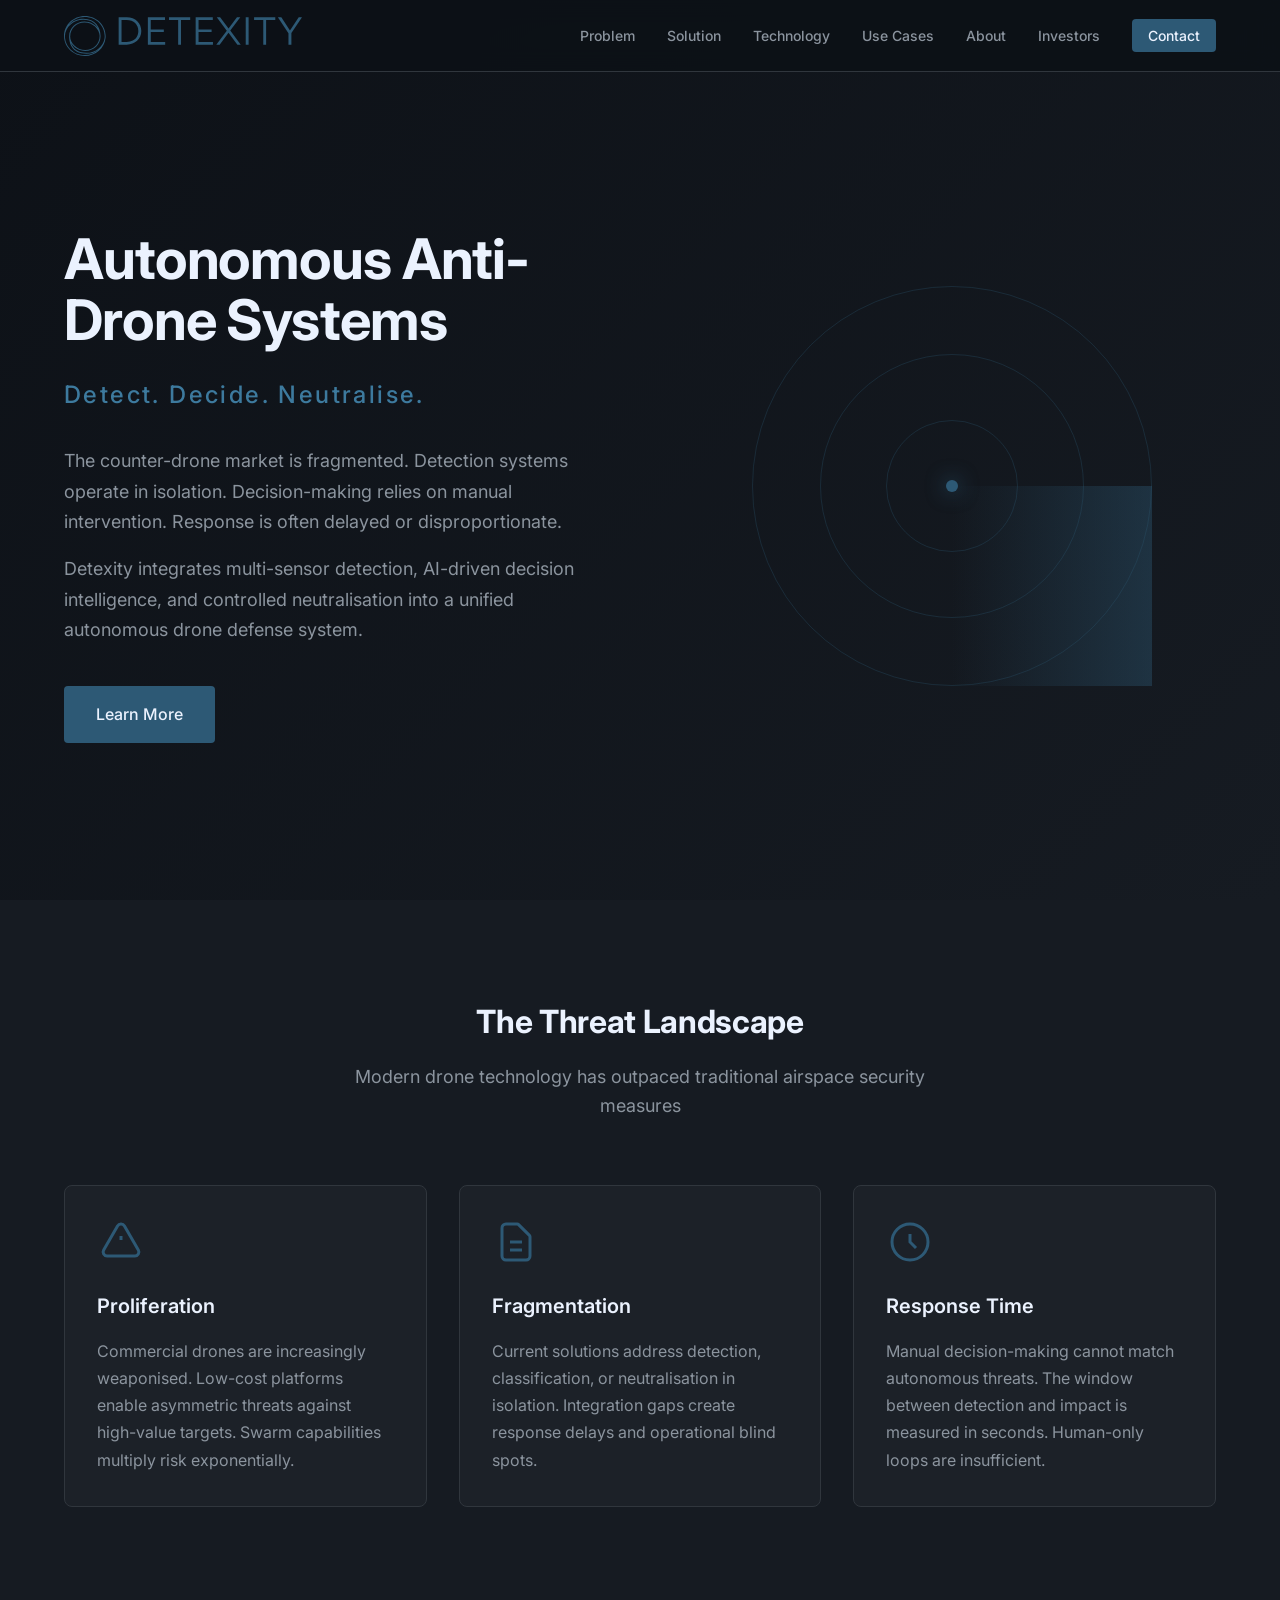
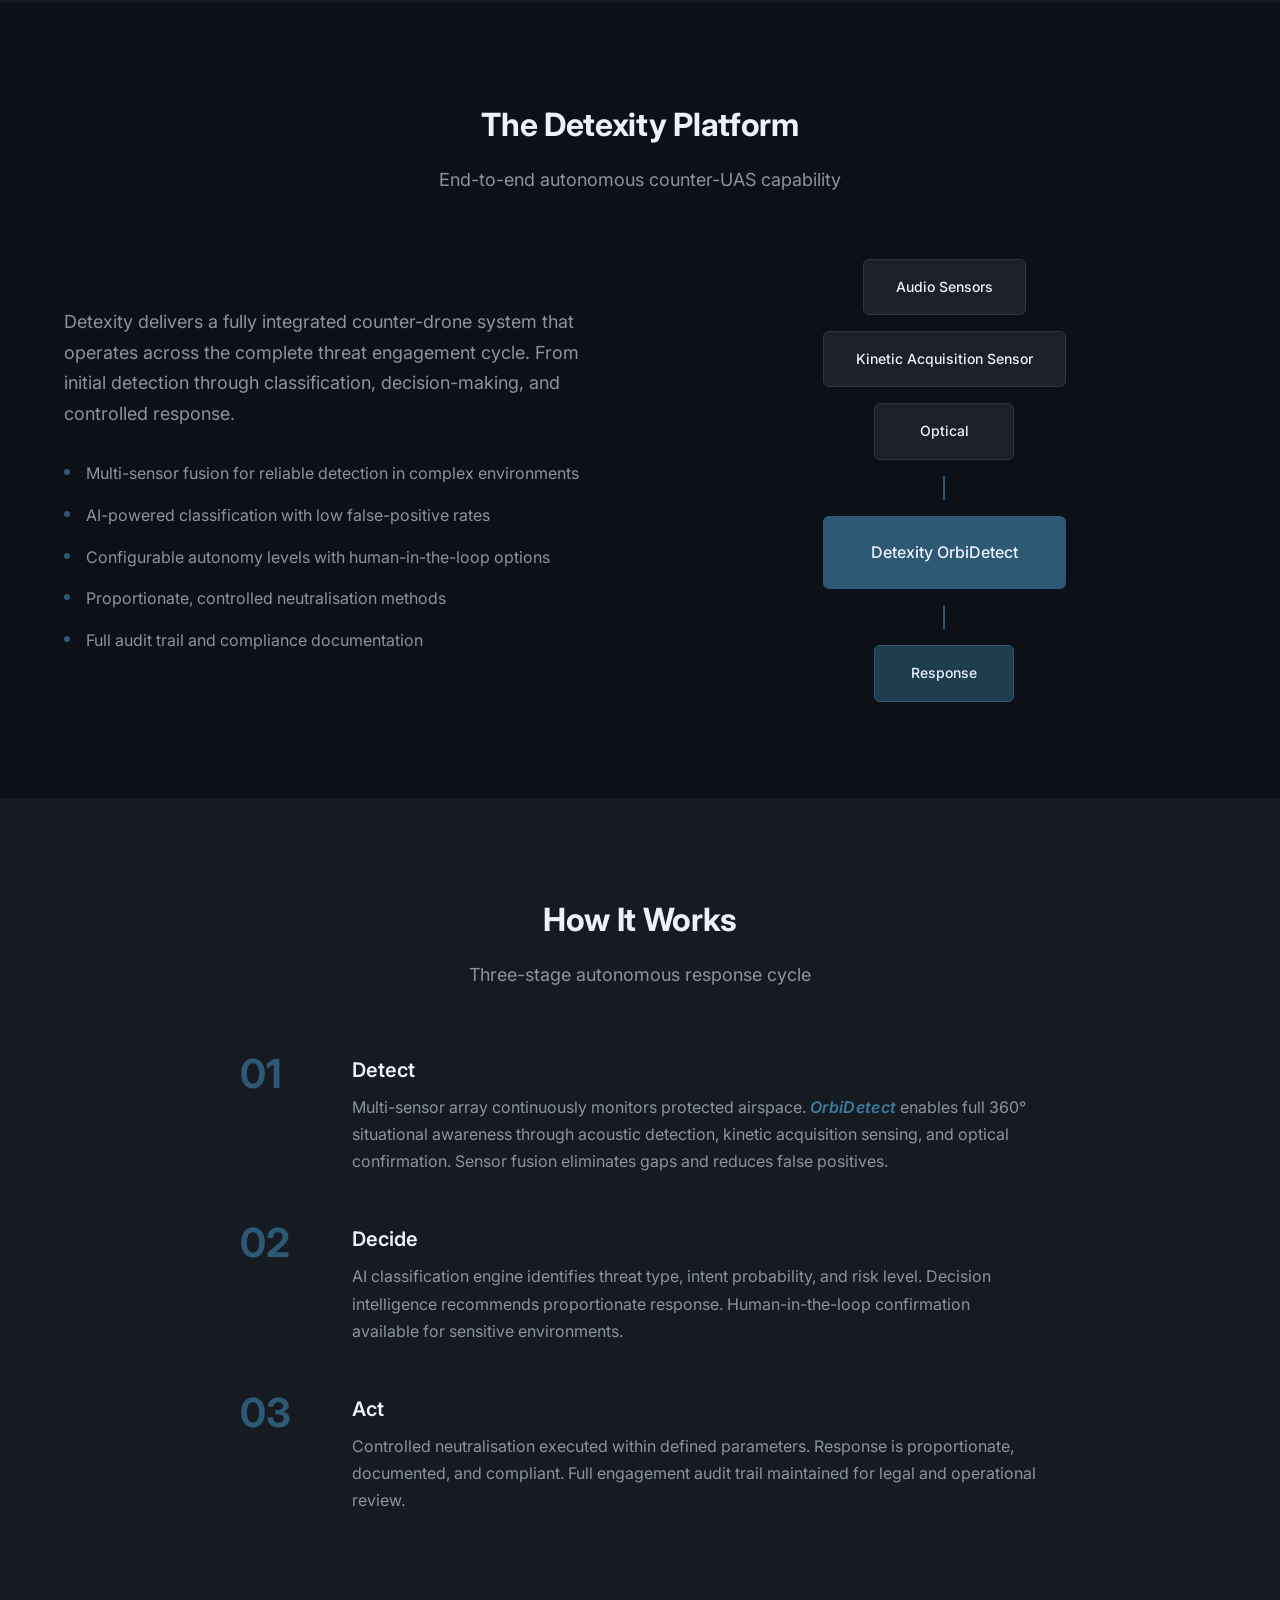
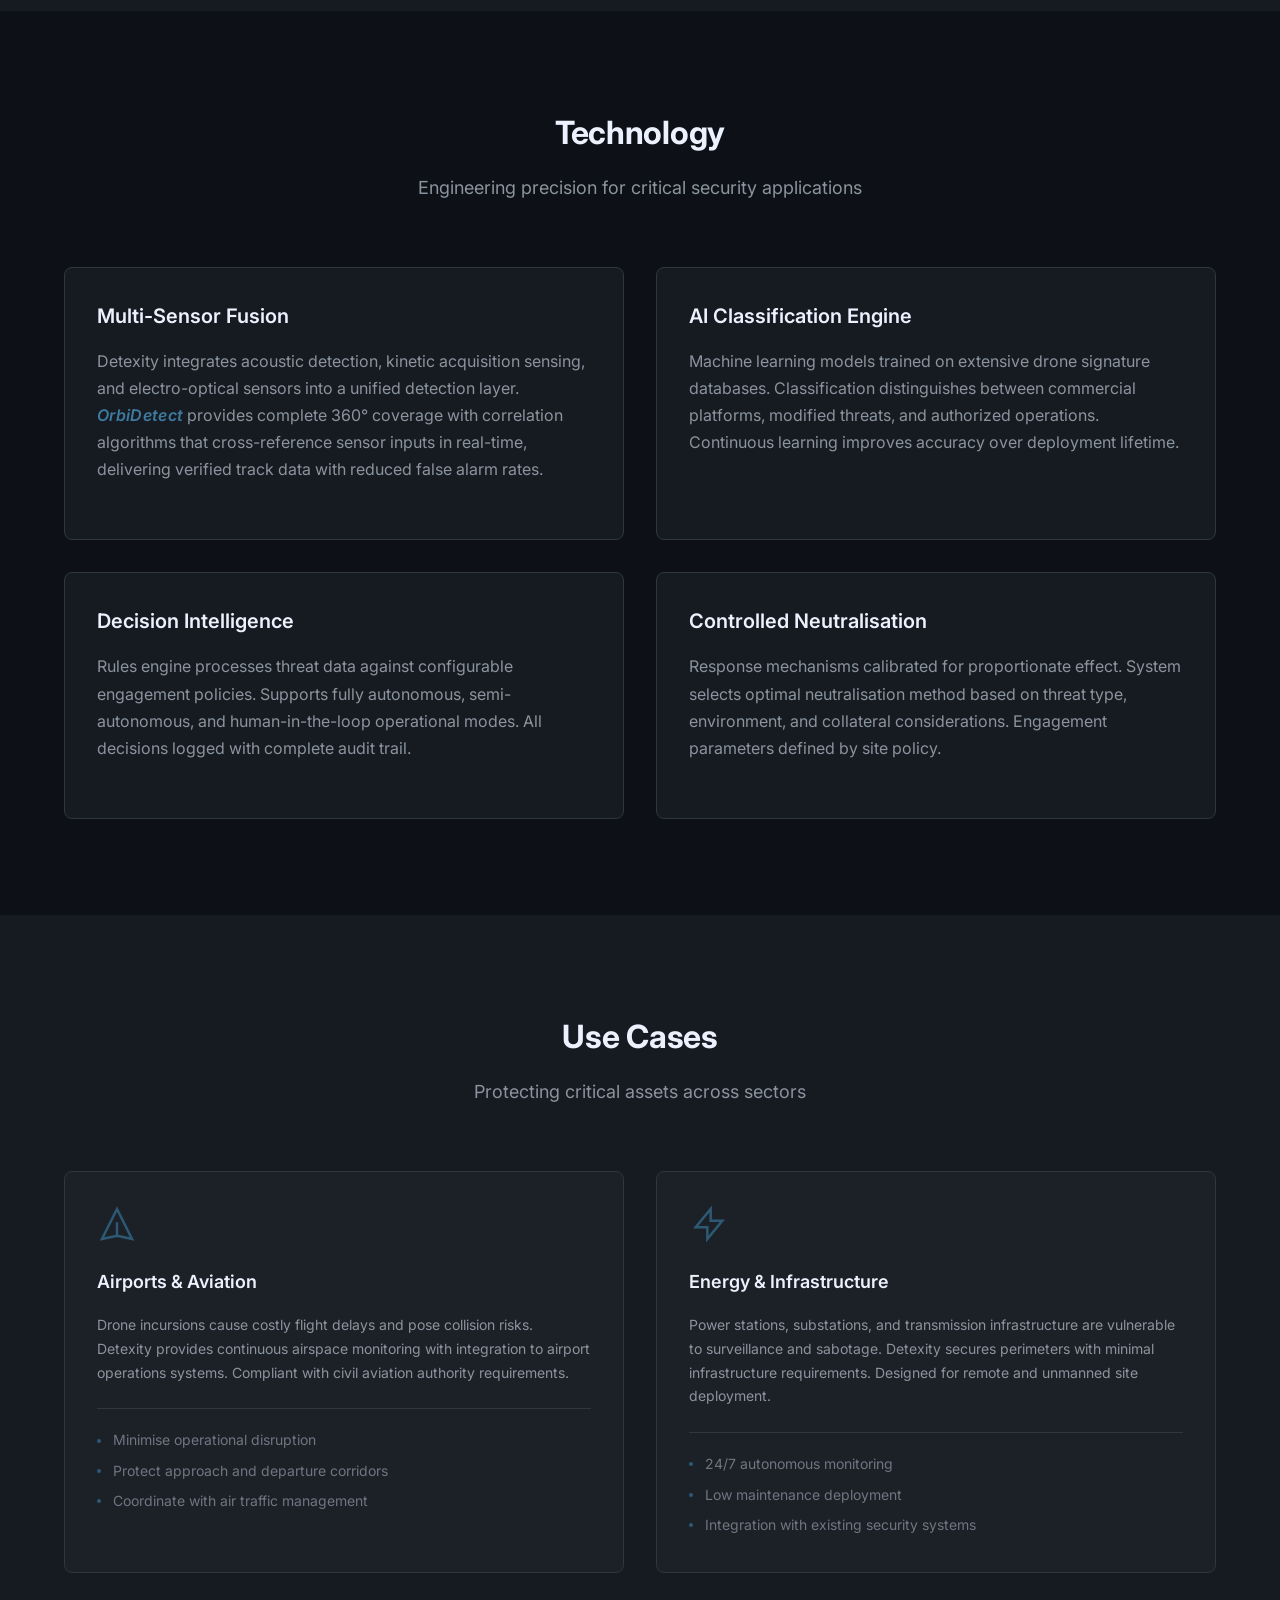
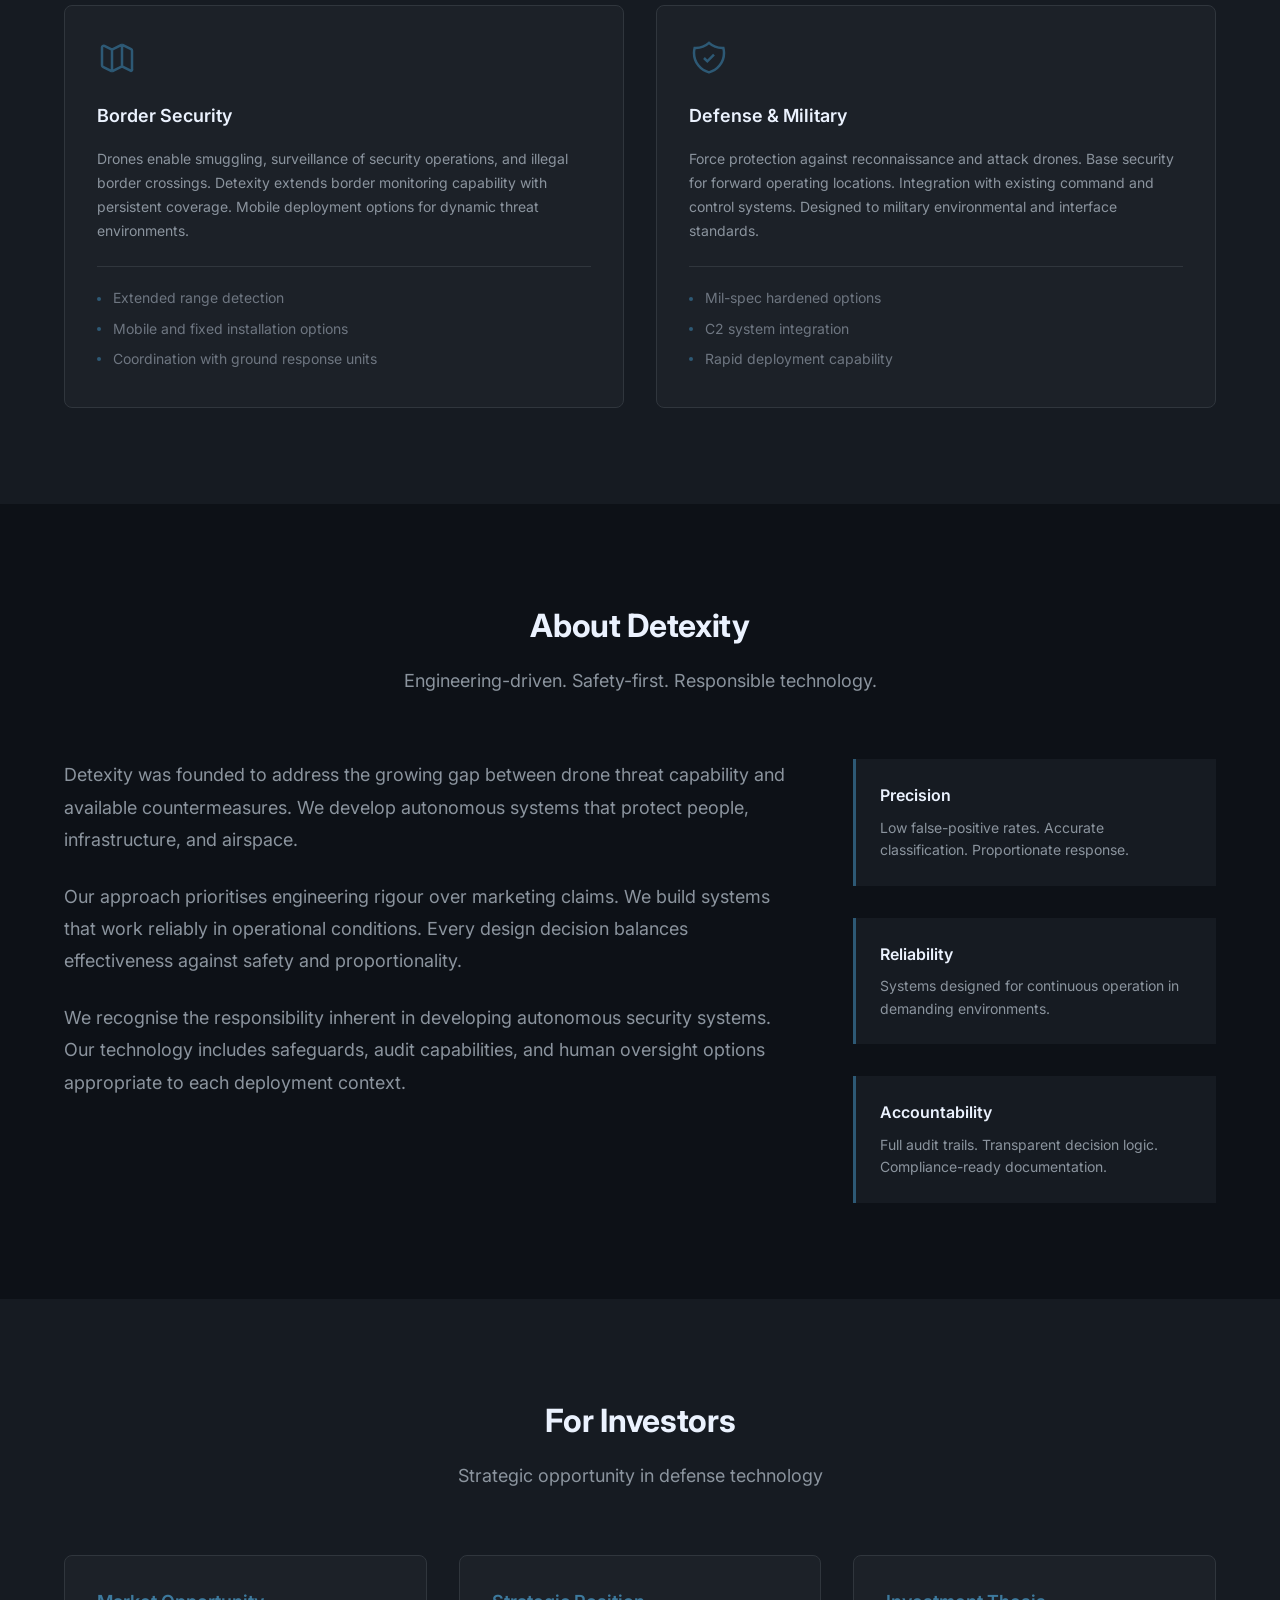
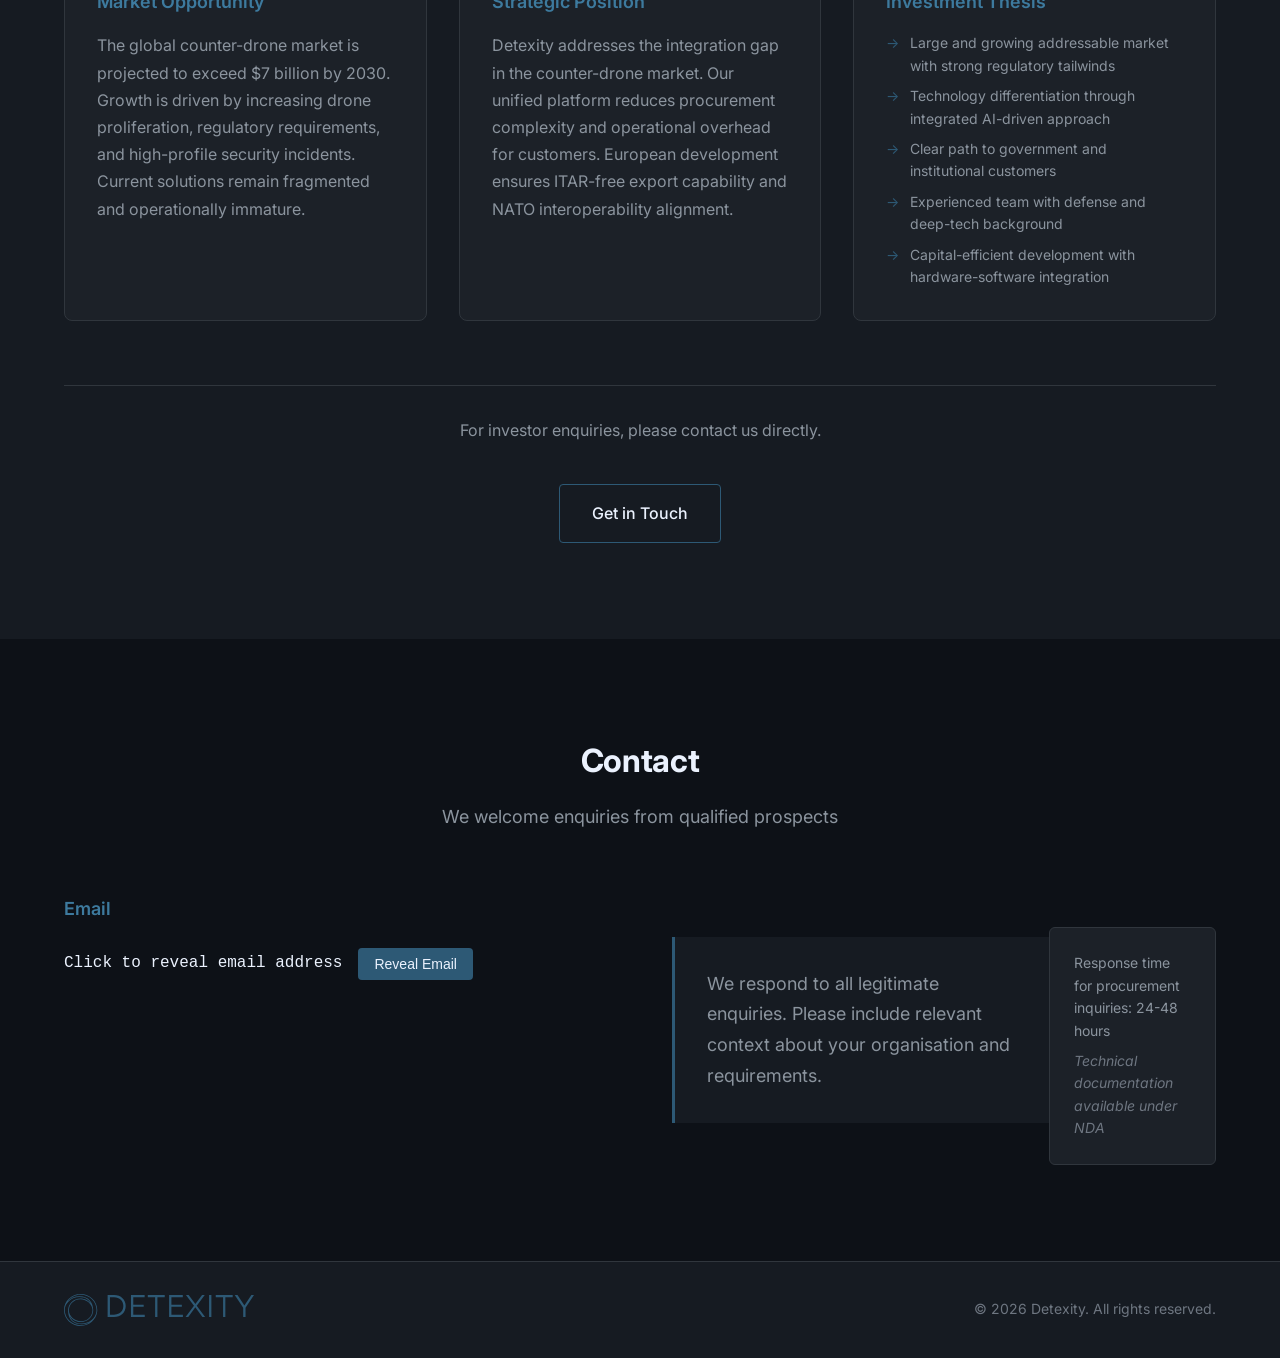
<file: index.html>
<!DOCTYPE html>
<html lang="en">

<head>
    <!-- Google tag (gtag.js) -->
    <script async src="https://www.googletagmanager.com/gtag/js?id=G-X7MKXXEH72"></script>
    <script>
      window.dataLayer = window.dataLayer || [];
      function gtag(){dataLayer.push(arguments);}
      gtag('js', new Date());
      gtag('config', 'G-X7MKXXEH72');
    </script>

    <meta charset="UTF-8">
    <meta name="viewport" content="width=device-width, initial-scale=1.0">
    <meta name="description"
        content="Detexity develops autonomous anti-drone / counter-UAS systems that detect, classify, and neutralise hostile drones in real time.">
    <meta name="keywords"
        content="anti-drone, drone defense, counter-drone, counter-UAS, drone detection, drone neutralisation, airspace security, critical infrastructure protection">
    <title>Detexity | Autonomous Counter-UAS Systems</title>

    <!-- SEO & Canonical -->
    <link rel="canonical" href="https://www.detexity.com/">

    <!-- Open Graph / Social -->
    <meta property="og:type" content="website">
    <meta property="og:url" content="https://www.detexity.com/">
    <meta property="og:title" content="Detexity | Autonomous Counter-UAS Systems">
    <meta property="og:description"
        content="Detexity develops autonomous anti-drone / counter-UAS systems that detect, classify, and neutralise hostile drones in real time. Defense-grade airspace security.">
    <meta property="og:image" content="https://www.detexity.com/assets/logo.png">

    <!-- JSON-LD Structured Data -->
    <script type="application/ld+json">
    {
      "@context": "https://schema.org",
      "@type": "Organization",
      "name": "Detexity",
      "url": "https://www.detexity.com",
      "logo": "https://www.detexity.com/assets/logo.svg",
      "description": "Detexity develops autonomous anti-drone and counter-UAS systems for defense and critical infrastructure protection.",
      "sameAs": [
        "https://www.linkedin.com/company/detexity"
      ]
    }
    </script>

    <link rel="preconnect" href="https://fonts.googleapis.com">
    <link rel="preconnect" href="https://fonts.gstatic.com" crossorigin>
    <link href="https://fonts.googleapis.com/css2?family=Inter:wght@300;400;500;600;700&display=swap" rel="stylesheet">
    <link rel="icon" type="image/svg+xml" href="assets/favicon.svg">
    <link rel="icon" type="image/png" sizes="48x48" href="assets/favicon-48x48.png">
    <link rel="icon" type="image/png" sizes="96x96" href="assets/favicon-96x96.png">
    <link rel="icon" type="image/png" sizes="144x144" href="assets/favicon-144x144.png">
    <link rel="apple-touch-icon" sizes="192x192" href="assets/favicon-192x192.png">
    <link rel="stylesheet" href="css/styles.css">
</head>

<body>
    <!-- Navigation -->
    <nav class="nav" id="nav">
        <div class="nav-container">
            <a href="#hero" class="nav-logo">
                <img src="assets/logo.svg" alt="Detexity - Autonomous Anti-Drone Systems" class="logo-img">
            </a>
            <button class="nav-toggle" id="nav-toggle" aria-label="Toggle navigation">
                <span></span>
                <span></span>
                <span></span>
            </button>
            <ul class="nav-menu" id="nav-menu">
                <li><a href="#problem" class="nav-link">Problem</a></li>
                <li><a href="#solution" class="nav-link">Solution</a></li>
                <li><a href="#technology" class="nav-link">Technology</a></li>
                <li><a href="#use-cases" class="nav-link">Use Cases</a></li>
                <li><a href="#about" class="nav-link">About</a></li>
                <li><a href="#investors" class="nav-link">Investors</a></li>
                <li><a href="#contact" class="nav-link nav-link-cta">Contact</a></li>
            </ul>
        </div>
    </nav>

    <!-- Hero Section -->
    <section class="hero" id="hero">
        <div class="container">
            <div class="hero-content">
                <h1 class="hero-title">Autonomous Anti-Drone Systems</h1>
                <p class="hero-tagline">Detect. Decide. Neutralise.</p>
                <p class="hero-description">
                    The counter-drone market is fragmented. Detection systems operate in isolation.
                    Decision-making relies on manual intervention. Response is often delayed or disproportionate.
                </p>
                <p class="hero-description">
                    Detexity integrates multi-sensor detection, AI-driven decision intelligence, and controlled
                    neutralisation into a unified autonomous drone defense system.
                </p>
                <a href="#solution" class="btn btn-primary">Learn More</a>
            </div>
            <div class="hero-visual">
                <div class="radar-container">
                    <div class="radar-ring radar-ring-1"></div>
                    <div class="radar-ring radar-ring-2"></div>
                    <div class="radar-ring radar-ring-3"></div>
                    <div class="radar-sweep"></div>
                    <div class="radar-center"></div>
                </div>
            </div>
        </div>
    </section>

    <!-- Problem Section -->
    <section class="section section-dark" id="problem">
        <div class="container">
            <div class="section-header">
                <h2 class="section-title">The Threat Landscape</h2>
                <p class="section-subtitle">Modern drone technology has outpaced traditional airspace security measures
                </p>
            </div>
            <div class="grid grid-3">
                <div class="card">
                    <div class="card-icon">
                        <svg viewBox="0 0 24 24" fill="none" stroke="currentColor" stroke-width="1.5">
                            <path
                                d="M12 9v2m0 4h.01m-6.938 4h13.856c1.54 0 2.502-1.667 1.732-3L13.732 4c-.77-1.333-2.694-1.333-3.464 0L3.34 16c-.77 1.333.192 3 1.732 3z" />
                        </svg>
                    </div>
                    <h3 class="card-title">Proliferation</h3>
                    <p class="card-text">
                        Commercial drones are increasingly weaponised. Low-cost platforms enable asymmetric threats
                        against high-value targets. Swarm capabilities multiply risk exponentially.
                    </p>
                </div>
                <div class="card">
                    <div class="card-icon">
                        <svg viewBox="0 0 24 24" fill="none" stroke="currentColor" stroke-width="1.5">
                            <path
                                d="M9 12h6m-6 4h6m2 5H7a2 2 0 01-2-2V5a2 2 0 012-2h5.586a1 1 0 01.707.293l5.414 5.414a1 1 0 01.293.707V19a2 2 0 01-2 2z" />
                        </svg>
                    </div>
                    <h3 class="card-title">Fragmentation</h3>
                    <p class="card-text">
                        Current solutions address detection, classification, or neutralisation in isolation.
                        Integration gaps create response delays and operational blind spots.
                    </p>
                </div>
                <div class="card">
                    <div class="card-icon">
                        <svg viewBox="0 0 24 24" fill="none" stroke="currentColor" stroke-width="1.5">
                            <path d="M12 8v4l3 3m6-3a9 9 0 11-18 0 9 9 0 0118 0z" />
                        </svg>
                    </div>
                    <h3 class="card-title">Response Time</h3>
                    <p class="card-text">
                        Manual decision-making cannot match autonomous threats. The window between detection
                        and impact is measured in seconds. Human-only loops are insufficient.
                    </p>
                </div>
            </div>
        </div>
    </section>

    <!-- Solution Section -->
    <section class="section" id="solution">
        <div class="container">
            <div class="section-header">
                <h2 class="section-title">The Detexity Platform</h2>
                <p class="section-subtitle">End-to-end autonomous counter-UAS capability</p>
            </div>
            <div class="solution-content">
                <div class="solution-text">
                    <p>
                        Detexity delivers a fully integrated counter-drone system that operates across the
                        complete threat engagement cycle. From initial detection through classification,
                        decision-making, and controlled response.
                    </p>
                    <ul class="solution-list">
                        <li>
                            <span class="solution-list-marker"></span>
                            <span>Multi-sensor fusion for reliable detection in complex environments</span>
                        </li>
                        <li>
                            <span class="solution-list-marker"></span>
                            <span>AI-powered classification with low false-positive rates</span>
                        </li>
                        <li>
                            <span class="solution-list-marker"></span>
                            <span>Configurable autonomy levels with human-in-the-loop options</span>
                        </li>
                        <li>
                            <span class="solution-list-marker"></span>
                            <span>Proportionate, controlled neutralisation methods</span>
                        </li>
                        <li>
                            <span class="solution-list-marker"></span>
                            <span>Full audit trail and compliance documentation</span>
                        </li>
                    </ul>
                </div>
                <div class="solution-diagram">
                    <div class="diagram-flow">
                        <div class="diagram-node diagram-node-input">
                            <span>Audio Sensors</span>
                        </div>
                        <div class="diagram-node diagram-node-input">
                            <span>Kinetic Acquisition Sensor</span>
                        </div>
                        <div class="diagram-node diagram-node-input">
                            <span>Optical</span>
                        </div>
                        <div class="diagram-connector"></div>
                        <div class="diagram-node diagram-node-core">
                            <span>Detexity OrbiDetect</span>
                        </div>
                        <div class="diagram-connector"></div>
                        <div class="diagram-node diagram-node-output">
                            <span>Response</span>
                        </div>
                    </div>
                </div>
            </div>
        </div>
    </section>

    <!-- How It Works Section -->
    <section class="section section-dark" id="how-it-works">
        <div class="container">
            <div class="section-header">
                <h2 class="section-title">How It Works</h2>
                <p class="section-subtitle">Three-stage autonomous response cycle</p>
            </div>
            <div class="steps">
                <div class="step">
                    <div class="step-number">01</div>
                    <div class="step-content">
                        <h3 class="step-title">Detect</h3>
                        <p class="step-text">
                            Multi-sensor array continuously monitors protected airspace. <span
                                class="brand-name">OrbiDetect</span> enables
                            full 360° situational awareness through acoustic detection, kinetic acquisition sensing,
                            and optical confirmation. Sensor fusion eliminates gaps and reduces false positives.
                        </p>
                    </div>
                </div>
                <div class="step">
                    <div class="step-number">02</div>
                    <div class="step-content">
                        <h3 class="step-title">Decide</h3>
                        <p class="step-text">
                            AI classification engine identifies threat type, intent probability, and risk level.
                            Decision intelligence recommends proportionate response. Human-in-the-loop confirmation
                            available for sensitive environments.
                        </p>
                    </div>
                </div>
                <div class="step">
                    <div class="step-number">03</div>
                    <div class="step-content">
                        <h3 class="step-title">Act</h3>
                        <p class="step-text">
                            Controlled neutralisation executed within defined parameters. Response is proportionate,
                            documented, and compliant. Full engagement audit trail maintained for legal and operational
                            review.
                        </p>
                    </div>
                </div>
            </div>
        </div>
    </section>

    <!-- Technology Section -->
    <section class="section" id="technology">
        <div class="container">
            <div class="section-header">
                <h2 class="section-title">Technology</h2>
                <p class="section-subtitle">Engineering precision for critical security applications</p>
            </div>
            <div class="tech-grid">
                <div class="tech-card">
                    <h3 class="tech-title">Multi-Sensor Fusion</h3>
                    <p class="tech-text">
                        Detexity integrates acoustic detection, kinetic acquisition sensing, and electro-optical
                        sensors into a unified detection layer. <span class="brand-name">OrbiDetect</span> provides
                        complete 360°
                        coverage with correlation algorithms that cross-reference sensor inputs in real-time,
                        delivering verified track data with reduced false alarm rates.
                    </p>
                </div>
                <div class="tech-card">
                    <h3 class="tech-title">AI Classification Engine</h3>
                    <p class="tech-text">
                        Machine learning models trained on extensive drone signature databases. Classification
                        distinguishes between commercial platforms, modified threats, and authorized operations.
                        Continuous learning improves accuracy over deployment lifetime.
                    </p>
                </div>
                <div class="tech-card">
                    <h3 class="tech-title">Decision Intelligence</h3>
                    <p class="tech-text">
                        Rules engine processes threat data against configurable engagement policies.
                        Supports fully autonomous, semi-autonomous, and human-in-the-loop operational modes.
                        All decisions logged with complete audit trail.
                    </p>
                </div>
                <div class="tech-card">
                    <h3 class="tech-title">Controlled Neutralisation</h3>
                    <p class="tech-text">
                        Response mechanisms calibrated for proportionate effect. System selects optimal
                        neutralisation method based on threat type, environment, and collateral considerations.
                        Engagement parameters defined by site policy.
                    </p>
                </div>
            </div>
        </div>
    </section>

    <!-- Use Cases Section -->
    <section class="section section-dark" id="use-cases">
        <div class="container">
            <div class="section-header">
                <h2 class="section-title">Use Cases</h2>
                <p class="section-subtitle">Protecting critical assets across sectors</p>
            </div>
            <div class="use-cases-grid">
                <div class="use-case">
                    <div class="use-case-icon">
                        <svg viewBox="0 0 24 24" fill="none" stroke="currentColor" stroke-width="1.5">
                            <path d="M12 19l9 2-9-18-9 18 9-2zm0 0v-8" />
                        </svg>
                    </div>
                    <h3 class="use-case-title">Airports & Aviation</h3>
                    <p class="use-case-text">
                        Drone incursions cause costly flight delays and pose collision risks. Detexity provides
                        continuous airspace monitoring with integration to airport operations systems.
                        Compliant with civil aviation authority requirements.
                    </p>
                    <ul class="use-case-benefits">
                        <li>Minimise operational disruption</li>
                        <li>Protect approach and departure corridors</li>
                        <li>Coordinate with air traffic management</li>
                    </ul>
                </div>
                <div class="use-case">
                    <div class="use-case-icon">
                        <svg viewBox="0 0 24 24" fill="none" stroke="currentColor" stroke-width="1.5">
                            <path d="M13 10V3L4 14h7v7l9-11h-7z" />
                        </svg>
                    </div>
                    <h3 class="use-case-title">Energy & Infrastructure</h3>
                    <p class="use-case-text">
                        Power stations, substations, and transmission infrastructure are vulnerable to surveillance
                        and sabotage. Detexity secures perimeters with minimal infrastructure requirements.
                        Designed for remote and unmanned site deployment.
                    </p>
                    <ul class="use-case-benefits">
                        <li>24/7 autonomous monitoring</li>
                        <li>Low maintenance deployment</li>
                        <li>Integration with existing security systems</li>
                    </ul>
                </div>
                <div class="use-case">
                    <div class="use-case-icon">
                        <svg viewBox="0 0 24 24" fill="none" stroke="currentColor" stroke-width="1.5">
                            <path
                                d="M9 20l-5.447-2.724A1 1 0 013 16.382V5.618a1 1 0 011.447-.894L9 7m0 13l6-3m-6 3V7m6 10l5.447 2.724A1 1 0 0021 18.382V7.618a1 1 0 00-.553-.894L15 4m0 13V4m0 0L9 7" />
                        </svg>
                    </div>
                    <h3 class="use-case-title">Border Security</h3>
                    <p class="use-case-text">
                        Drones enable smuggling, surveillance of security operations, and illegal border crossings.
                        Detexity extends border monitoring capability with persistent coverage.
                        Mobile deployment options for dynamic threat environments.
                    </p>
                    <ul class="use-case-benefits">
                        <li>Extended range detection</li>
                        <li>Mobile and fixed installation options</li>
                        <li>Coordination with ground response units</li>
                    </ul>
                </div>
                <div class="use-case">
                    <div class="use-case-icon">
                        <svg viewBox="0 0 24 24" fill="none" stroke="currentColor" stroke-width="1.5">
                            <path
                                d="M9 12l2 2 4-4m5.618-4.016A11.955 11.955 0 0112 2.944a11.955 11.955 0 01-8.618 3.04A12.02 12.02 0 003 9c0 5.591 3.824 10.29 9 11.622 5.176-1.332 9-6.03 9-11.622 0-1.042-.133-2.052-.382-3.016z" />
                        </svg>
                    </div>
                    <h3 class="use-case-title">Defense & Military</h3>
                    <p class="use-case-text">
                        Force protection against reconnaissance and attack drones. Base security for forward
                        operating locations. Integration with existing command and control systems.
                        Designed to military environmental and interface standards.
                    </p>
                    <ul class="use-case-benefits">
                        <li>Mil-spec hardened options</li>
                        <li>C2 system integration</li>
                        <li>Rapid deployment capability</li>
                    </ul>
                </div>
            </div>
        </div>
    </section>

    <!-- About Section -->
    <section class="section" id="about">
        <div class="container">
            <div class="section-header">
                <h2 class="section-title">About Detexity</h2>
                <p class="section-subtitle">Engineering-driven. Safety-first. Responsible technology.</p>
            </div>
            <div class="about-content">
                <div class="about-text">
                    <p>
                        Detexity was founded to address the growing gap between drone threat capability
                        and available countermeasures. We develop autonomous systems that protect people,
                        infrastructure, and airspace.
                    </p>
                    <p>
                        Our approach prioritises engineering rigour over marketing claims. We build systems
                        that work reliably in operational conditions. Every design decision balances
                        effectiveness against safety and proportionality.
                    </p>
                    <p>
                        We recognise the responsibility inherent in developing autonomous security systems.
                        Our technology includes safeguards, audit capabilities, and human oversight options
                        appropriate to each deployment context.
                    </p>
                </div>
                <div class="about-values">
                    <div class="value">
                        <h4 class="value-title">Precision</h4>
                        <p class="value-text">Low false-positive rates. Accurate classification. Proportionate response.
                        </p>
                    </div>
                    <div class="value">
                        <h4 class="value-title">Reliability</h4>
                        <p class="value-text">Systems designed for continuous operation in demanding environments.</p>
                    </div>
                    <div class="value">
                        <h4 class="value-title">Accountability</h4>
                        <p class="value-text">Full audit trails. Transparent decision logic. Compliance-ready
                            documentation.</p>
                    </div>
                </div>
            </div>
        </div>
    </section>

    <!-- Investors Section -->
    <section class="section section-dark" id="investors">
        <div class="container">
            <div class="section-header">
                <h2 class="section-title">For Investors</h2>
                <p class="section-subtitle">Strategic opportunity in defense technology</p>
            </div>
            <div class="investors-content">
                <div class="investor-block">
                    <h3 class="investor-title">Market Opportunity</h3>
                    <p class="investor-text">
                        The global counter-drone market is projected to exceed $7 billion by 2030.
                        Growth is driven by increasing drone proliferation, regulatory requirements,
                        and high-profile security incidents. Current solutions remain fragmented
                        and operationally immature.
                    </p>
                </div>
                <div class="investor-block">
                    <h3 class="investor-title">Strategic Position</h3>
                    <p class="investor-text">
                        Detexity addresses the integration gap in the counter-drone market.
                        Our unified platform reduces procurement complexity and operational overhead
                        for customers. European development ensures ITAR-free export capability
                        and NATO interoperability alignment.
                    </p>
                </div>
                <div class="investor-block">
                    <h3 class="investor-title">Investment Thesis</h3>
                    <ul class="investor-points">
                        <li>Large and growing addressable market with strong regulatory tailwinds</li>
                        <li>Technology differentiation through integrated AI-driven approach</li>
                        <li>Clear path to government and institutional customers</li>
                        <li>Experienced team with defense and deep-tech background</li>
                        <li>Capital-efficient development with hardware-software integration</li>
                    </ul>
                </div>
            </div>
            <div class="investor-cta">
                <p>For investor enquiries, please contact us directly.</p>
                <a href="#contact" class="btn btn-secondary">Get in Touch</a>
            </div>
        </div>
    </section>

    <!-- Contact Section -->
    <section class="section" id="contact">
        <div class="container">
            <div class="section-header">
                <h2 class="section-title">Contact</h2>
                <p class="section-subtitle">We welcome enquiries from qualified prospects</p>
            </div>
            <div class="contact-content">
                <div class="contact-info">
                    <div class="contact-email">
                        <h3 class="contact-heading">Email</h3>
                        <p class="email-protected" id="email-protected">
                            <span class="email-text">Enable JavaScript to view email</span>
                            <button class="email-reveal-btn" id="email-reveal">Reveal Email</button>
                        </p>
                    </div>
                </div>
                <div class="contact-notice">
                    <p>
                        We respond to all legitimate enquiries. Please include relevant context
                        about your organisation and requirements.
                    </p>
                    <div class="contact-response-info">
                        <p class="response-time">Response time for procurement inquiries: 24-48 hours</p>
                        <p class="nda-notice">Technical documentation available under NDA</p>
                    </div>
                </div>
            </div>
        </div>
    </section>

    <!-- Footer -->
    <footer class="footer">
        <div class="container">
            <div class="footer-content">
                <div class="footer-logo">
                    <img src="assets/logo.svg" alt="Detexity Logo" class="logo-img logo-img-small" loading="lazy">
                </div>
                <p class="footer-text">&copy; 2026 Detexity. All rights reserved.</p>
            </div>
        </div>
    </footer>

    <script src="js/main.js"></script>
</body>

</html>
</file>
<file: css/styles.css>
/* ===================================
   Detexity - Counter-UAS Systems
   Professional Defense-Grade Website
   =================================== */

/* CSS Variables */
:root {
    /* Colors */
    --color-bg-primary: #0d1117;
    --color-bg-secondary: #161b22;
    --color-bg-tertiary: #1c2128;
    --color-accent: #2D5975;
    --color-accent-light: #3d7a9e;
    --color-accent-dark: #1e3d4f;
    --color-alert: #d97706;
    --color-text-primary: #ebf2fe;
    --color-text-secondary: #8b949e;
    --color-text-muted: #6e7681;
    --color-border: #30363d;

    /* Typography */
    --font-family: 'Inter', -apple-system, BlinkMacSystemFont, 'Segoe UI', Roboto, sans-serif;
    --font-size-xs: 0.75rem;
    --font-size-sm: 0.875rem;
    --font-size-base: 1rem;
    --font-size-lg: 1.125rem;
    --font-size-xl: 1.25rem;
    --font-size-2xl: 1.5rem;
    --font-size-3xl: 2rem;
    --font-size-4xl: 2.5rem;
    --font-size-5xl: 3.5rem;

    /* Spacing */
    --spacing-xs: 0.25rem;
    --spacing-sm: 0.5rem;
    --spacing-md: 1rem;
    --spacing-lg: 1.5rem;
    --spacing-xl: 2rem;
    --spacing-2xl: 3rem;
    --spacing-3xl: 4rem;
    --spacing-4xl: 6rem;

    /* Layout */
    --max-width: 1200px;
    --nav-height: 72px;

    /* Transitions */
    --transition-fast: 150ms ease;
    --transition-base: 250ms ease;
    --transition-slow: 400ms ease;
}

/* Reset & Base */
*,
*::before,
*::after {
    box-sizing: border-box;
    margin: 0;
    padding: 0;
}

html {
    scroll-behavior: smooth;
    scroll-padding-top: var(--nav-height);
}

body {
    font-family: var(--font-family);
    font-size: var(--font-size-base);
    line-height: 1.6;
    color: var(--color-text-primary);
    background-color: var(--color-bg-primary);
    -webkit-font-smoothing: antialiased;
    -moz-osx-font-smoothing: grayscale;
}

img {
    max-width: 100%;
    height: auto;
    display: block;
}

a {
    color: inherit;
    text-decoration: none;
}

ul {
    list-style: none;
}

/* Brand Name Styling */
.brand-name {
    font-weight: 600;
    font-style: italic;
    color: var(--color-accent-light);
    letter-spacing: 0.02em;
}

/* Container */
.container {
    width: 100%;
    max-width: var(--max-width);
    margin: 0 auto;
    padding: 0 var(--spacing-lg);
}

/* Navigation */
.nav {
    position: fixed;
    top: 0;
    left: 0;
    right: 0;
    height: var(--nav-height);
    background-color: rgba(13, 17, 23, 0.9);
    backdrop-filter: blur(12px);
    -webkit-backdrop-filter: blur(12px);
    border-bottom: 1px solid var(--color-border);
    z-index: 1000;
    transition: background-color var(--transition-base);
}

.nav-container {
    display: flex;
    align-items: center;
    justify-content: space-between;
    height: 100%;
    max-width: var(--max-width);
    margin: 0 auto;
    padding: 0 var(--spacing-lg);
}

.nav-logo {
    display: flex;
    align-items: center;
}

.logo-img {
    height: 40px;
    width: auto;
}

.logo-img-small {
    height: 32px;
}

.nav-menu {
    display: flex;
    align-items: center;
    gap: var(--spacing-xl);
}

.nav-link {
    font-size: var(--font-size-sm);
    font-weight: 500;
    color: var(--color-text-secondary);
    transition: color var(--transition-fast);
    position: relative;
}

.nav-link:hover,
.nav-link.active {
    color: var(--color-text-primary);
}

.nav-link::after {
    content: '';
    position: absolute;
    bottom: -4px;
    left: 0;
    width: 0;
    height: 2px;
    background-color: var(--color-accent);
    transition: width var(--transition-base);
}

.nav-link:hover::after,
.nav-link.active::after {
    width: 100%;
}

.nav-link-cta {
    padding: var(--spacing-sm) var(--spacing-md);
    background-color: var(--color-accent);
    border-radius: 4px;
    color: var(--color-text-primary);
}

.nav-link-cta::after {
    display: none;
}

.nav-link-cta:hover {
    background-color: var(--color-accent-light);
}

.nav-toggle {
    display: none;
    flex-direction: column;
    justify-content: center;
    align-items: center;
    width: 40px;
    height: 40px;
    background: none;
    border: none;
    cursor: pointer;
    gap: 5px;
}

.nav-toggle span {
    display: block;
    width: 24px;
    height: 2px;
    background-color: var(--color-text-primary);
    transition: var(--transition-fast);
}

/* Hero Section */
.hero {
    min-height: 100vh;
    display: flex;
    align-items: center;
    padding-top: var(--nav-height);
    background: linear-gradient(135deg, var(--color-bg-primary) 0%, var(--color-bg-secondary) 100%);
    position: relative;
    overflow: hidden;
}

.hero .container {
    display: grid;
    grid-template-columns: 1fr 1fr;
    gap: var(--spacing-4xl);
    align-items: center;
}

.hero-content {
    max-width: 600px;
}

.hero-title {
    font-size: var(--font-size-5xl);
    font-weight: 700;
    line-height: 1.1;
    margin-bottom: var(--spacing-lg);
    letter-spacing: -0.02em;
}

.hero-tagline {
    font-size: var(--font-size-2xl);
    font-weight: 500;
    color: var(--color-accent-light);
    margin-bottom: var(--spacing-xl);
    letter-spacing: 0.1em;
}

.hero-description {
    font-size: var(--font-size-lg);
    color: var(--color-text-secondary);
    margin-bottom: var(--spacing-md);
    line-height: 1.7;
}

/* Radar Visual */
.hero-visual {
    display: flex;
    justify-content: center;
    align-items: center;
}

.radar-container {
    position: relative;
    width: 400px;
    height: 400px;
}

.radar-ring {
    position: absolute;
    border: 1px solid var(--color-accent);
    border-radius: 50%;
    opacity: 0.3;
}

.radar-ring-1 {
    width: 100%;
    height: 100%;
    top: 0;
    left: 0;
}

.radar-ring-2 {
    width: 66%;
    height: 66%;
    top: 17%;
    left: 17%;
}

.radar-ring-3 {
    width: 33%;
    height: 33%;
    top: 33.5%;
    left: 33.5%;
}

.radar-center {
    position: absolute;
    width: 12px;
    height: 12px;
    background-color: var(--color-accent);
    border-radius: 50%;
    top: 50%;
    left: 50%;
    transform: translate(-50%, -50%);
    box-shadow: 0 0 20px var(--color-accent);
}

.radar-sweep {
    position: absolute;
    width: 50%;
    height: 50%;
    top: 50%;
    left: 50%;
    transform-origin: 0 0;
    background: linear-gradient(90deg, transparent 0%, rgba(45, 89, 117, 0.4) 100%);
    animation: radar-sweep 4s linear infinite;
}

@keyframes radar-sweep {
    from {
        transform: rotate(0deg);
    }

    to {
        transform: rotate(360deg);
    }
}

/* Buttons */
.btn {
    display: inline-block;
    padding: var(--spacing-md) var(--spacing-xl);
    font-size: var(--font-size-base);
    font-weight: 500;
    border-radius: 4px;
    transition: all var(--transition-base);
    cursor: pointer;
    border: none;
    margin-top: var(--spacing-lg);
}

.btn-primary {
    background-color: var(--color-accent);
    color: var(--color-text-primary);
}

.btn-primary:hover {
    background-color: var(--color-accent-light);
    transform: translateY(-2px);
}

.btn-secondary {
    background-color: transparent;
    color: var(--color-text-primary);
    border: 1px solid var(--color-accent);
}

.btn-secondary:hover {
    background-color: var(--color-accent);
}

/* Sections */
.section {
    padding: var(--spacing-4xl) 0;
}

.section-dark {
    background-color: var(--color-bg-secondary);
}

.section-header {
    text-align: center;
    margin-bottom: var(--spacing-3xl);
}

.section-title {
    font-size: var(--font-size-3xl);
    font-weight: 700;
    margin-bottom: var(--spacing-md);
    letter-spacing: -0.01em;
}

.section-subtitle {
    font-size: var(--font-size-lg);
    color: var(--color-text-secondary);
    max-width: 600px;
    margin: 0 auto;
}

/* Grid */
.grid {
    display: grid;
    gap: var(--spacing-xl);
}

.grid-3 {
    grid-template-columns: repeat(3, 1fr);
}

/* Cards */
.card {
    background-color: var(--color-bg-tertiary);
    border: 1px solid var(--color-border);
    border-radius: 8px;
    padding: var(--spacing-xl);
    transition: border-color var(--transition-base);
}

.card:hover {
    border-color: var(--color-accent);
}

.card-icon {
    width: 48px;
    height: 48px;
    margin-bottom: var(--spacing-lg);
    color: var(--color-accent);
}

.card-icon svg {
    width: 100%;
    height: 100%;
}

.card-title {
    font-size: var(--font-size-xl);
    font-weight: 600;
    margin-bottom: var(--spacing-md);
}

.card-text {
    color: var(--color-text-secondary);
    line-height: 1.7;
}

/* Solution Section */
.solution-content {
    display: grid;
    grid-template-columns: 1fr 1fr;
    gap: var(--spacing-3xl);
    align-items: center;
}

.solution-text p {
    color: var(--color-text-secondary);
    margin-bottom: var(--spacing-xl);
    font-size: var(--font-size-lg);
    line-height: 1.7;
}

.solution-list {
    display: flex;
    flex-direction: column;
    gap: var(--spacing-md);
}

.solution-list li {
    display: flex;
    align-items: flex-start;
    gap: var(--spacing-md);
    color: var(--color-text-secondary);
}

.solution-list-marker {
    width: 6px;
    height: 6px;
    background-color: var(--color-accent);
    border-radius: 50%;
    margin-top: 8px;
    flex-shrink: 0;
}

/* Diagram */
.solution-diagram {
    display: flex;
    justify-content: center;
}

.diagram-flow {
    display: flex;
    flex-direction: column;
    align-items: center;
    gap: var(--spacing-md);
}

.diagram-node {
    padding: var(--spacing-md) var(--spacing-xl);
    border-radius: 6px;
    font-size: var(--font-size-sm);
    font-weight: 500;
    text-align: center;
    min-width: 140px;
}

.diagram-node-input {
    background-color: var(--color-bg-tertiary);
    border: 1px solid var(--color-border);
}

.diagram-node-core {
    background-color: var(--color-accent);
    color: var(--color-text-primary);
    padding: var(--spacing-lg) var(--spacing-2xl);
    font-size: var(--font-size-base);
}

.diagram-node-output {
    background-color: var(--color-accent-dark);
    border: 1px solid var(--color-accent);
}

.diagram-connector {
    width: 2px;
    height: 24px;
    background-color: var(--color-accent);
}

/* Steps */
.steps {
    display: flex;
    flex-direction: column;
    gap: var(--spacing-2xl);
    max-width: 800px;
    margin: 0 auto;
}

.step {
    display: flex;
    gap: var(--spacing-xl);
    align-items: flex-start;
}

.step-number {
    font-size: var(--font-size-4xl);
    font-weight: 700;
    color: var(--color-accent);
    line-height: 1;
    min-width: 80px;
}

.step-content {
    flex: 1;
}

.step-title {
    font-size: var(--font-size-xl);
    font-weight: 600;
    margin-bottom: var(--spacing-sm);
}

.step-text {
    color: var(--color-text-secondary);
    line-height: 1.7;
}

/* Technology Grid */
.tech-grid {
    display: grid;
    grid-template-columns: repeat(2, 1fr);
    gap: var(--spacing-xl);
}

.tech-card {
    background-color: var(--color-bg-secondary);
    border: 1px solid var(--color-border);
    border-radius: 8px;
    padding: var(--spacing-xl);
}

.tech-title {
    font-size: var(--font-size-xl);
    font-weight: 600;
    margin-bottom: var(--spacing-md);
    color: var(--color-text-primary);
}

.tech-text {
    color: var(--color-text-secondary);
    margin-bottom: var(--spacing-lg);
    line-height: 1.7;
}

.tech-specs {
    border-top: 1px solid var(--color-border);
    padding-top: var(--spacing-md);
}

.tech-specs li {
    font-size: var(--font-size-sm);
    color: var(--color-text-muted);
    padding: var(--spacing-xs) 0;
    font-family: 'SF Mono', 'Consolas', monospace;
}

/* Use Cases */
.use-cases-grid {
    display: grid;
    grid-template-columns: repeat(2, 1fr);
    gap: var(--spacing-xl);
}

.use-case {
    background-color: var(--color-bg-tertiary);
    border: 1px solid var(--color-border);
    border-radius: 8px;
    padding: var(--spacing-xl);
    transition: border-color var(--transition-base);
}

.use-case:hover {
    border-color: var(--color-accent);
}

.use-case-icon {
    width: 40px;
    height: 40px;
    margin-bottom: var(--spacing-lg);
    color: var(--color-accent);
}

.use-case-icon svg {
    width: 100%;
    height: 100%;
}

.use-case-title {
    font-size: var(--font-size-lg);
    font-weight: 600;
    margin-bottom: var(--spacing-md);
}

.use-case-text {
    color: var(--color-text-secondary);
    margin-bottom: var(--spacing-lg);
    line-height: 1.7;
    font-size: var(--font-size-sm);
}

.use-case-benefits {
    border-top: 1px solid var(--color-border);
    padding-top: var(--spacing-md);
}

.use-case-benefits li {
    font-size: var(--font-size-sm);
    color: var(--color-text-muted);
    padding: var(--spacing-xs) 0;
    padding-left: var(--spacing-md);
    position: relative;
}

.use-case-benefits li::before {
    content: '';
    position: absolute;
    left: 0;
    top: 50%;
    transform: translateY(-50%);
    width: 4px;
    height: 4px;
    background-color: var(--color-accent);
    border-radius: 50%;
}

/* About Section */
.about-content {
    display: grid;
    grid-template-columns: 2fr 1fr;
    gap: var(--spacing-3xl);
}

.about-text p {
    color: var(--color-text-secondary);
    margin-bottom: var(--spacing-lg);
    line-height: 1.8;
    font-size: var(--font-size-lg);
}

.about-values {
    display: flex;
    flex-direction: column;
    gap: var(--spacing-xl);
}

.value {
    padding: var(--spacing-lg);
    background-color: var(--color-bg-secondary);
    border-left: 3px solid var(--color-accent);
}

.value-title {
    font-size: var(--font-size-base);
    font-weight: 600;
    margin-bottom: var(--spacing-sm);
}

.value-text {
    font-size: var(--font-size-sm);
    color: var(--color-text-secondary);
}

/* Investors Section */
.investors-content {
    display: grid;
    grid-template-columns: repeat(3, 1fr);
    gap: var(--spacing-xl);
    margin-bottom: var(--spacing-3xl);
}

.investor-block {
    background-color: var(--color-bg-tertiary);
    border: 1px solid var(--color-border);
    border-radius: 8px;
    padding: var(--spacing-xl);
}

.investor-title {
    font-size: var(--font-size-lg);
    font-weight: 600;
    margin-bottom: var(--spacing-md);
    color: var(--color-accent-light);
}

.investor-text {
    color: var(--color-text-secondary);
    line-height: 1.7;
}

.investor-points {
    display: flex;
    flex-direction: column;
    gap: var(--spacing-sm);
}

.investor-points li {
    color: var(--color-text-secondary);
    padding-left: var(--spacing-lg);
    position: relative;
    font-size: var(--font-size-sm);
}

.investor-points li::before {
    content: '→';
    position: absolute;
    left: 0;
    color: var(--color-accent);
}

.investor-cta {
    text-align: center;
    padding-top: var(--spacing-xl);
    border-top: 1px solid var(--color-border);
}

.investor-cta p {
    color: var(--color-text-secondary);
    margin-bottom: var(--spacing-md);
}

/* Contact Section */
.contact-content {
    display: grid;
    grid-template-columns: 1fr 1fr;
    gap: var(--spacing-3xl);
}

.contact-heading {
    font-size: var(--font-size-lg);
    font-weight: 600;
    margin-bottom: var(--spacing-lg);
    color: var(--color-accent-light);
}

.founders {
    margin-bottom: var(--spacing-2xl);
}

.founder {
    margin-bottom: var(--spacing-lg);
}

.founder-name {
    font-size: var(--font-size-base);
    font-weight: 600;
    margin-bottom: var(--spacing-xs);
}

.founder-role {
    font-size: var(--font-size-sm);
    color: var(--color-text-secondary);
}

.email-protected {
    display: flex;
    align-items: center;
    gap: var(--spacing-md);
    flex-wrap: wrap;
}

.email-text {
    font-size: var(--font-size-base);
    color: var(--color-text-primary);
    font-family: 'SF Mono', 'Consolas', monospace;
}

.email-reveal-btn {
    padding: var(--spacing-sm) var(--spacing-md);
    background-color: var(--color-accent);
    color: var(--color-text-primary);
    border: none;
    border-radius: 4px;
    font-size: var(--font-size-sm);
    cursor: pointer;
    transition: background-color var(--transition-fast);
}

.email-reveal-btn:hover {
    background-color: var(--color-accent-light);
}

.contact-notice {
    display: flex;
    align-items: center;
}

.contact-notice p {
    color: var(--color-text-secondary);
    font-size: var(--font-size-lg);
    line-height: 1.7;
    padding: var(--spacing-xl);
    border-left: 3px solid var(--color-accent);
    background-color: var(--color-bg-secondary);
}

.contact-response-info {
    margin-top: var(--spacing-xl);
    padding: var(--spacing-lg);
    background-color: var(--color-bg-tertiary);
    border: 1px solid var(--color-border);
    border-radius: 6px;
}

.contact-response-info p {
    padding: 0;
    margin: 0;
    background: none;
    border: none;
    font-size: var(--font-size-sm);
    color: var(--color-text-muted);
    line-height: 1.6;
}

.contact-response-info .response-time {
    margin-bottom: var(--spacing-sm);
    color: var(--color-text-secondary);
}

.contact-response-info .nda-notice {
    font-style: italic;
}

/* Footer */
.footer {
    background-color: var(--color-bg-secondary);
    border-top: 1px solid var(--color-border);
    padding: var(--spacing-xl) 0;
}

.footer-content {
    display: flex;
    justify-content: space-between;
    align-items: center;
}

.footer-text {
    font-size: var(--font-size-sm);
    color: var(--color-text-muted);
}

/* Responsive */
@media (max-width: 1024px) {
    .hero .container {
        grid-template-columns: 1fr;
        text-align: center;
    }

    .hero-content {
        max-width: 100%;
    }

    .hero-visual {
        display: none;
    }

    .grid-3 {
        grid-template-columns: 1fr;
    }

    .solution-content {
        grid-template-columns: 1fr;
    }

    .solution-diagram {
        order: -1;
    }

    .tech-grid {
        grid-template-columns: 1fr;
    }

    .use-cases-grid {
        grid-template-columns: 1fr;
    }

    .about-content {
        grid-template-columns: 1fr;
    }

    .investors-content {
        grid-template-columns: 1fr;
    }

    .contact-content {
        grid-template-columns: 1fr;
    }
}

@media (max-width: 768px) {
    :root {
        --font-size-5xl: 2.5rem;
        --font-size-4xl: 2rem;
        --font-size-3xl: 1.5rem;
    }

    .nav-menu {
        position: fixed;
        top: var(--nav-height);
        left: 0;
        right: 0;
        background-color: var(--color-bg-primary);
        border-bottom: 1px solid var(--color-border);
        flex-direction: column;
        padding: var(--spacing-lg);
        gap: var(--spacing-md);
        transform: translateY(-100%);
        opacity: 0;
        visibility: hidden;
        transition: all var(--transition-base);
    }

    .nav-menu.active {
        transform: translateY(0);
        opacity: 1;
        visibility: visible;
    }

    .nav-toggle {
        display: flex;
    }

    .nav-toggle.active span:nth-child(1) {
        transform: rotate(45deg) translate(5px, 5px);
    }

    .nav-toggle.active span:nth-child(2) {
        opacity: 0;
    }

    .nav-toggle.active span:nth-child(3) {
        transform: rotate(-45deg) translate(5px, -5px);
    }

    .step {
        flex-direction: column;
        gap: var(--spacing-md);
    }

    .step-number {
        font-size: var(--font-size-2xl);
    }

    .footer-content {
        flex-direction: column;
        gap: var(--spacing-md);
        text-align: center;
    }
}
</file>
